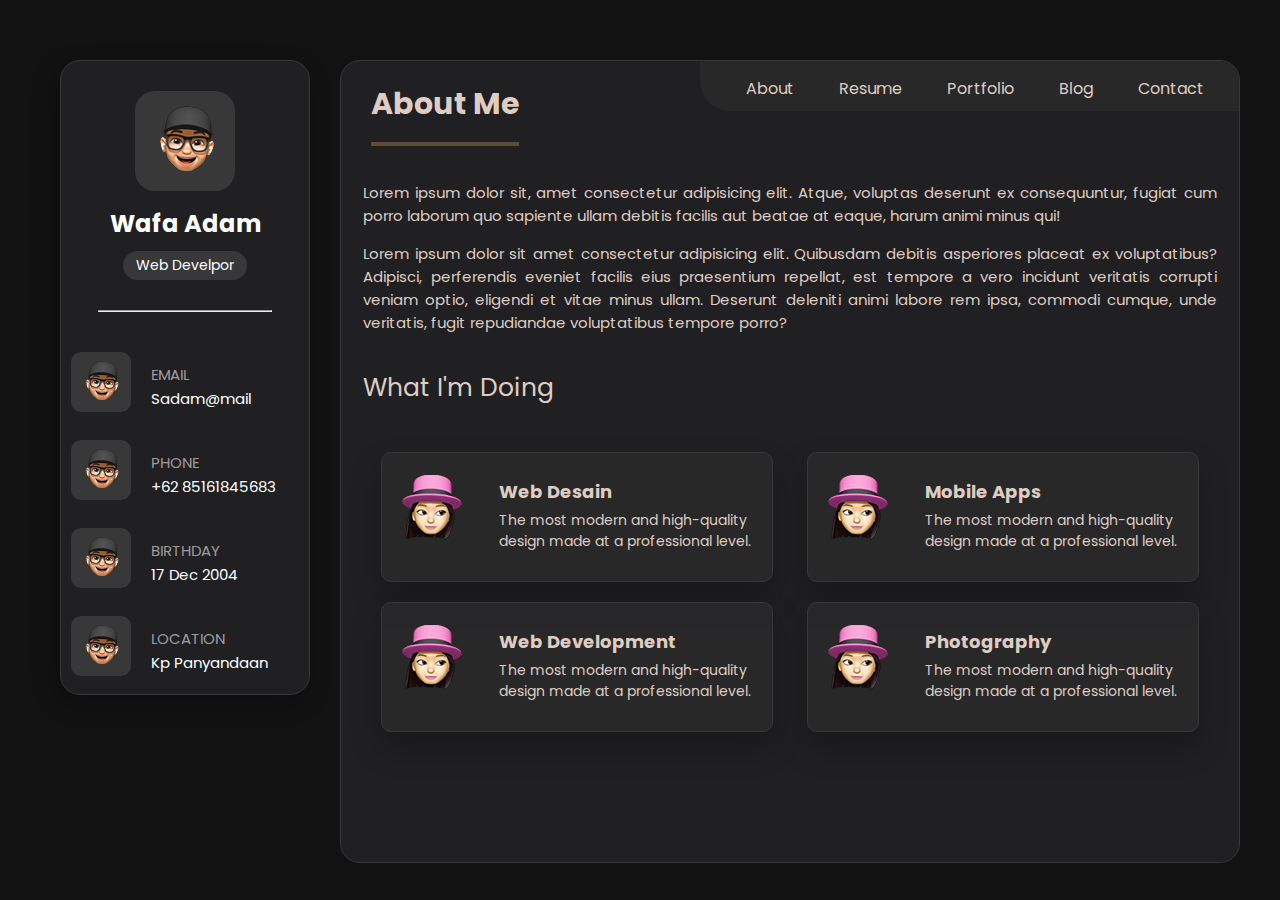
<file: index.html>
<!DOCTYPE html>
<html lang="en">
  <head>
    <meta charset="UTF-8" />
    <meta http-equiv="X-UA-Compatible" content="IE=edge" />
    <meta name="viewport" content="width=device-width, initial-scale=1.0" />
    <!-- Custom css -->
    <link rel="stylesheet" href="assets/css/style.css" />
    <!-- Custom Google Font -->
    <link rel="preconnect" href="https://fonts.googleapis.com" />
    <link rel="preconnect" href="https://fonts.gstatic.com" crossorigin />
    <link
      href="https://fonts.googleapis.com/css2?family=Poppins:wght@200&family=Roboto:ital,wght@1,300&display=swap"
      rel="stylesheet"
    />
    <title>Personal Portfolio</title>
  </head>

  <body>
    <!-- SideBar Start -->
    <aside>
      <section class="sidebar">
        <div class="sidebar-info">
          <div class="sidebar-img">
            <img
              src="assets/images/avatar-1.png"
              alt=""
              width="100%"
              height="100%"
            />
          </div>
          <h2>Wafa Adam</h2>
          <p>Web Develpor</p>
          <hr />
        </div>
        <div class="contact">
          <div class="contact-list">
            <div class="contact-img">
              <img
                src="assets/images/avatar-1.png"
                alt=""
                width="100%"
                height="100%"
              />
            </div>

            <div class="contact-info">
              <span>email</span>
              <p>Sadam@mail</p>
            </div>
          </div>
          <div class="contact-list">
            <div class="contact-img">
              <img
                src="assets/images/avatar-1.png"
                alt=""
                width="100%"
                height="100%"
              />
            </div>

            <div class="contact-info">
              <span>phone</span>
              <p>+62 85161845683</p>
            </div>
          </div>

          <div class="contact-list">
            <div class="contact-img">
              <img
                src="assets/images/avatar-1.png"
                alt=""
                width="100%"
                height="100%"
              />
            </div>

            <div class="contact-info">
              <span>birthday</span>
              <p>17 Dec 2004</p>
            </div>
          </div>
          <div class="contact-list">
            <div class="contact-img">
              <img
                src="assets/images/avatar-1.png"
                alt=""
                width="100%"
                height="100%"
              />
            </div>

            <div class="contact-info">
              <span>location</span>
              <p>Kp Panyandaan</p>
            </div>
          </div>
        </div>
      </section>
    </aside>
    <!-- End Sidebar -->

    <!-- Main Start -->
    <main class="main">
      <!-- Navbar -->
      <div class="title-about">
        <h2>About Me</h2>
      </div>
      <nav>
        <ul>
          <li><a href="index.html">About</a></li>
          <li><a href="resume.html">Resume</a></li>
          <li><a href="portfolio/portfolio.html">Portfolio</a></li>
          <li><a href="">Blog</a></li>
          <li><a href="">Contact</a></li>
        </ul>
      </nav>
      <!-- Navbar End -->

      <!-- About Start -->
      <section class="about">
        <div class="about-text">
          <p>
            Lorem ipsum dolor sit, amet consectetur adipisicing elit. Atque,
            voluptas deserunt ex consequuntur, fugiat cum porro laborum quo
            sapiente ullam debitis facilis aut beatae at eaque, harum animi
            minus qui!
          </p>
          <p>
            Lorem ipsum dolor sit amet consectetur adipisicing elit. Quibusdam
            debitis asperiores placeat ex voluptatibus? Adipisci, perferendis
            eveniet facilis eius praesentium repellat, est tempore a vero
            incidunt veritatis corrupti veniam optio, eligendi et vitae minus
            ullam. Deserunt deleniti animi labore rem ipsa, commodi cumque, unde
            veritatis, fugit repudiandae voluptatibus tempore porro?
          </p>
        </div>
        <div class="about-skill">
          <p>What I'm Doing</p>

          <div class="card">
            <div class="card-skill">
              <div class="skill-img">
                <img src="assets/images/avatar-3.png" alt="" />
              </div>
              <div class="skill-caption">
                <div class="skill-title">
                  <h2>Web Desain</h2>
                </div>
                <div class="skill-text">
                  The most modern and high-quality design made at a professional
                  level.
                </div>
              </div>
            </div>
            <div class="card-skill">
              <div class="skill-img">
                <img src="assets/images/avatar-3.png" alt="" />
              </div>
              <div class="skill-caption">
                <div class="skill-title">
                  <h2>Mobile Apps</h2>
                </div>
                <div class="skill-text">
                  The most modern and high-quality design made at a professional
                  level.
                </div>
              </div>
            </div>
            <div class="card-skill">
              <div class="skill-img">
                <img src="assets/images/avatar-3.png" alt="" />
              </div>
              <div class="skill-caption">
                <div class="skill-title">
                  <h2>Web Development</h2>
                </div>
                <div class="skill-text">
                  The most modern and high-quality design made at a professional
                  level.
                </div>
              </div>
            </div>
            <div class="card-skill">
              <div class="skill-img">
                <img src="assets/images/avatar-3.png" alt="" />
              </div>
              <div class="skill-caption">
                <div class="skill-title">
                  <h2>Photography</h2>
                </div>
                <div class="skill-text">
                  The most modern and high-quality design made at a professional
                  level.
                </div>
              </div>
            </div>
          </div>
        </div>
      </section>
      <!-- About End -->
    </main>
    <!-- Main End -->
  </body>
</html>
</file>
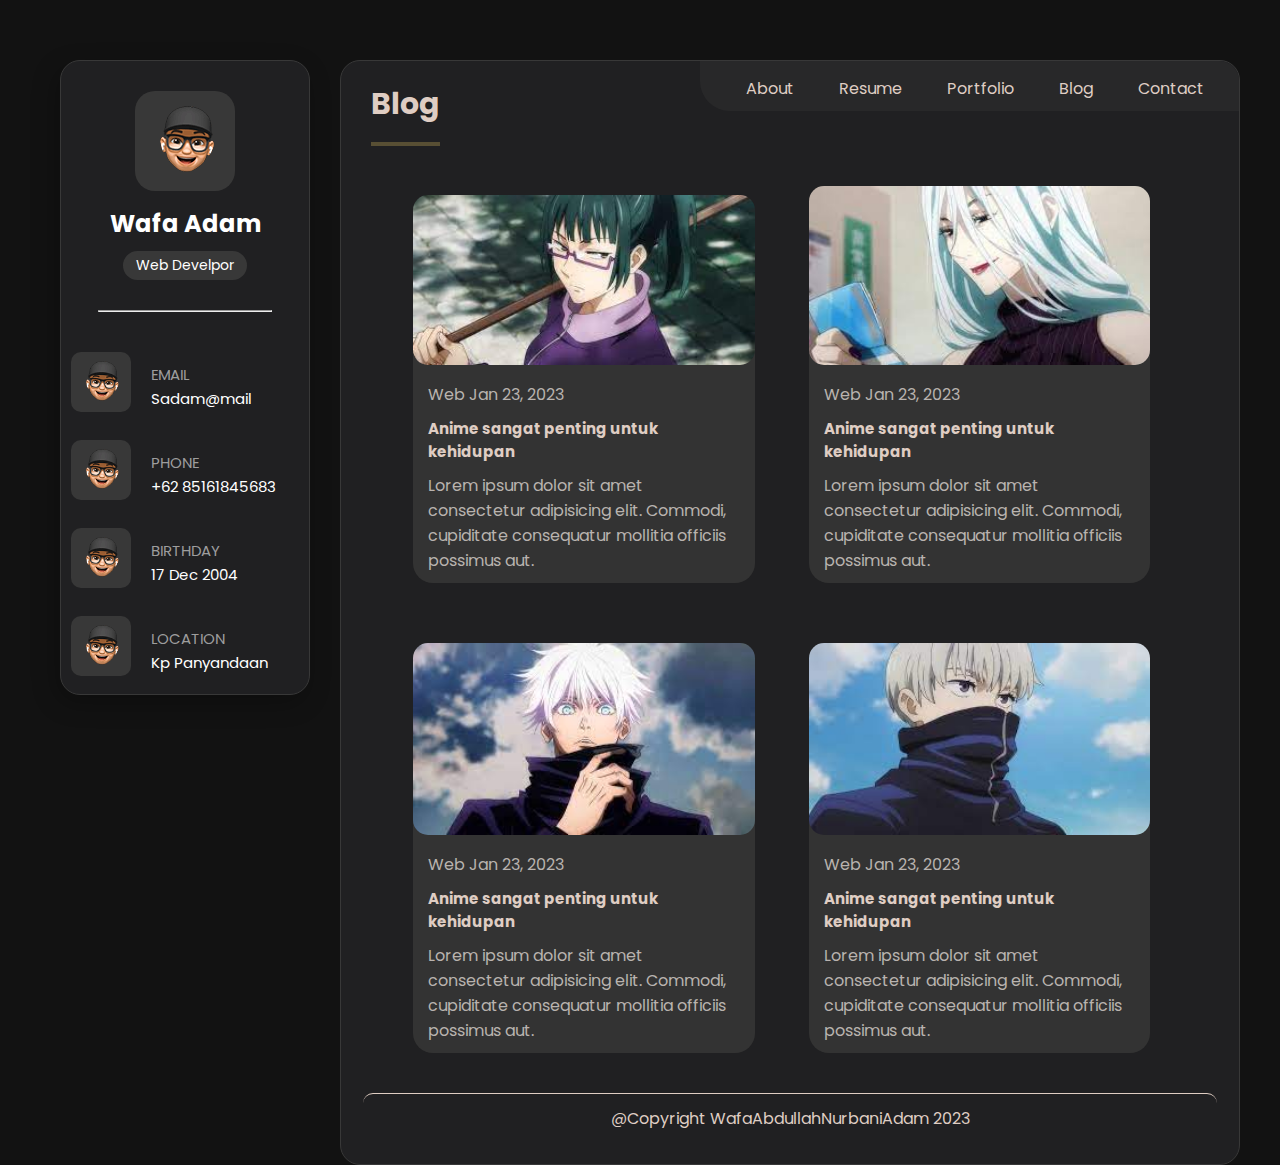
<file: blog.html>
<!DOCTYPE html>
<html lang="en">
  <head>
    <meta charset="UTF-8" />
    <meta http-equiv="X-UA-Compatible" content="IE=edge" />
    <meta name="viewport" content="width=device-width, initial-scale=1.0" />
    <!-- Custom css -->
    <link rel="stylesheet" href="/assets/css/style.css" />
    <!-- Custom Google Font -->
    <link rel="preconnect" href="https://fonts.googleapis.com" />
    <link rel="preconnect" href="https://fonts.gstatic.com" crossorigin />
    <link
      href="https://fonts.googleapis.com/css2?family=Poppins:wght@200&family=Roboto:ital,wght@1,300&display=swap"
      rel="stylesheet"
    />
    <title>MyPortfolio</title>
  </head>

  <body>
    <!-- SideBar Start -->
    <aside>
      <section class="sidebar">
        <div class="sidebar-info">
          <div class="sidebar-img">
            <img
              src="/assets/images/avatar-1.png"
              alt=""
              width="100%"
              height="100%"
            />
          </div>
          <h2>Wafa Adam</h2>
          <p>Web Develpor</p>
          <hr />
        </div>
        <div class="contact">
          <div class="contact-list">
            <div class="contact-img">
              <img
                src="/assets/images/avatar-1.png"
                alt=""
                width="100%"
                height="100%"
              />
            </div>

            <div class="contact-info">
              <span>email</span>
              <p>Sadam@mail</p>
            </div>
          </div>
          <div class="contact-list">
            <div class="contact-img">
              <img
                src="/assets/images/avatar-1.png"
                alt=""
                width="100%"
                height="100%"
              />
            </div>

            <div class="contact-info">
              <span>phone</span>
              <p>+62 85161845683</p>
            </div>
          </div>

          <div class="contact-list">
            <div class="contact-img">
              <img
                src="/assets/images/avatar-1.png"
                alt=""
                width="100%"
                height="100%"
              />
            </div>

            <div class="contact-info">
              <span>birthday</span>
              <p>17 Dec 2004</p>
            </div>
          </div>
          <div class="contact-list">
            <div class="contact-img">
              <img
                src="/assets/images/avatar-1.png"
                alt=""
                width="100%"
                height="100%"
              />
            </div>

            <div class="contact-info">
              <span>location</span>
              <p>Kp Panyandaan</p>
            </div>
          </div>
        </div>
      </section>
    </aside>
    <!-- End Sidebar -->

    <!-- Main Start -->
    <main class="main">
      <!-- Navbar -->
      <div class="title-about">
        <h2>Blog</h2>
      </div>
      <nav>
        <ul>
          <li><a href="/index.html">About</a></li>
          <li><a href="/resume.html">Resume</a></li>
          <li><a href="/portfolio/portfolio.html">Portfolio</a></li>
          <li><a href="blog.html">Blog</a></li>
          <li><a href="contact.html">Contact</a></li>
        </ul>
      </nav>
      <!-- Navbar End -->

      <!-- Resume Start -->
      <section class="blog">
        <div class="blog-content">
            <div class="card-blog">
                <div class="image-blog">
                    <img src="/assets/images/makican.jpeg" alt="" width="100%" height="100%">
                </div>
                <div class="caption-blog">
                    <p>Web Jan 23, 2023</p>
                    <h6>Anime sangat penting untuk kehidupan</h6>
              <p>Lorem ipsum dolor sit amet consectetur adipisicing elit. Commodi, cupiditate consequatur mollitia officiis possimus aut.</p>
                </div>
            </div>
            <div class="card-blog">
                <div class="image-blog">
                    <img src="/assets/images/mei mei.jpeg" alt="" width="100%" height="100%">
                </div>
                <div class="caption-blog">
                    <p>Web Jan 23, 2023</p>
                    <h6>Anime sangat penting untuk kehidupan</h6>
              <p>Lorem ipsum dolor sit amet consectetur adipisicing elit. Commodi, cupiditate consequatur mollitia officiis possimus aut.</p>
                    </div>
            </div>
            <div class="card-blog">
                <div class="image-blog">
                   <a href=""><img src="/assets/images/satoru.jpeg" alt="" width="100%" height="100%"></a> 
                </div>
                <div class="caption-blog">
                    <p>Web Jan 23, 2023</p>
                    <h6>Anime sangat penting untuk kehidupan</h6>
              <p>Lorem ipsum dolor sit amet consectetur adipisicing elit. Commodi, cupiditate consequatur mollitia officiis possimus aut.</p>                   </div>
            </div>
            <div class="card-blog">
                <div class="image-blog">
                    <img src="/assets/images/inumaki.jpeg" alt="" width="100%" height="100%">
                </div>
                <div class="caption-blog">
                    <p>Web Jan 23, 2023</p>
                    <h6>Anime sangat penting untuk kehidupan</h6>
              <p>Lorem ipsum dolor sit amet consectetur adipisicing elit. Commodi, cupiditate consequatur mollitia officiis possimus aut.</p>                  
                  </div>
            </div>

          </div>
         
      </div>
      <!-- About End -->
      <!-- footer -->
      <section class="footer">
        <footer style="margin-bottom: 20px; line-height: 50px;">
          <p
            style="
              text-align: center;
              color: #dfcdc3;
              border-top: 1px solid #dfcdc3;
              border-radius: 10px;
            "
          >
            @Copyright WafaAbdullahNurbaniAdam 2023
          </p>
        </footer>
      </section>
      <!-- End Footer -->
    </main>
    <!-- Main End -->
  </body>
</html>
</file>
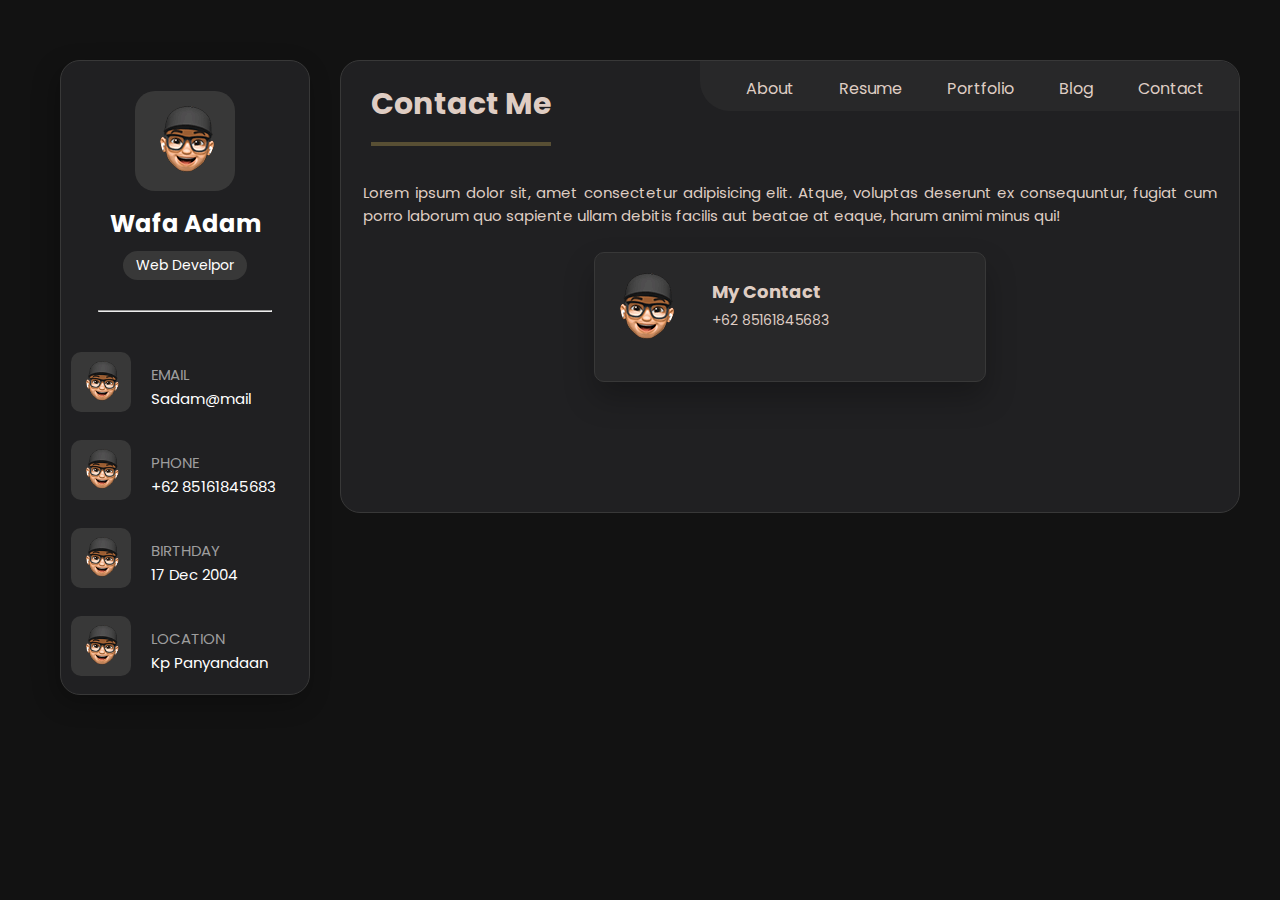
<file: contact.html>
<!DOCTYPE html>
<html lang="en">
  <head>
    <meta charset="UTF-8" />
    <meta http-equiv="X-UA-Compatible" content="IE=edge" />
    <meta name="viewport" content="width=device-width, initial-scale=1.0" />
    <!-- Custom css -->
    <link rel="stylesheet" href="assets/css/style.css" />
    <!-- Custom Google Font -->
    <link rel="preconnect" href="https://fonts.googleapis.com" />
    <link rel="preconnect" href="https://fonts.gstatic.com" crossorigin />
    <link
      href="https://fonts.googleapis.com/css2?family=Poppins:wght@200&family=Roboto:ital,wght@1,300&display=swap"
      rel="stylesheet"
    />
    <title>Personal Portfolio</title>
  </head>

  <body>
    <!-- SideBar Start -->
    <aside>
      <section class="sidebar">
        <div class="sidebar-info">
          <div class="sidebar-img">
            <img
              src="assets/images/avatar-1.png"
              alt=""
              width="100%"
              height="100%"
            />
          </div>
          <h2>Wafa Adam</h2>
          <p>Web Develpor</p>
          <hr />
        </div>
        <div class="contact">
          <div class="contact-list">
            <div class="contact-img">
              <img
                src="assets/images/avatar-1.png"
                alt=""
                width="100%"
                height="100%"
              />
            </div>

            <div class="contact-info">
              <span>email</span>
              <p>Sadam@mail</p>
            </div>
          </div>
          <div class="contact-list">
            <div class="contact-img">
              <img
                src="assets/images/avatar-1.png"
                alt=""
                width="100%"
                height="100%"
              />
            </div>

            <div class="contact-info">
              <span>phone</span>
              <p>+62 85161845683</p>
            </div>
          </div>

          <div class="contact-list">
            <div class="contact-img">
              <img
                src="assets/images/avatar-1.png"
                alt=""
                width="100%"
                height="100%"
              />
            </div>

            <div class="contact-info">
              <span>birthday</span>
              <p>17 Dec 2004</p>
            </div>
          </div>
          <div class="contact-list">
            <div class="contact-img">
              <img
                src="assets/images/avatar-1.png"
                alt=""
                width="100%"
                height="100%"
              />
            </div>

            <div class="contact-info">
              <span>location</span>
              <p>Kp Panyandaan</p>
            </div>
          </div>
        </div>
      </section>
    </aside>
    <!-- End Sidebar -->

    <!-- Main Start -->
    <main class="main">
      <!-- Navbar -->
      <div class="title-about">
        <h2>Contact Me</h2>
      </div>
      <nav>
        <ul>
          <li><a href="index.html">About</a></li>
          <li><a href="resume.html">Resume</a></li>
          <li><a href="portfolio/portfolio.html">Portfolio</a></li>
          <li><a href="blog.html">Blog</a></li>
          <li><a href="contact.html">Contact</a></li>
        </ul>
      </nav>
      <!-- Navbar End -->

      <!-- About Start -->
      <section class="about">
        <div class="about-text">
          <p>
            Lorem ipsum dolor sit, amet consectetur adipisicing elit. Atque,
            voluptas deserunt ex consequuntur, fugiat cum porro laborum quo
            sapiente ullam debitis facilis aut beatae at eaque, harum animi
            minus qui!
          </p>
   
        </div>
        <div class="about-skill">
      

          <div class="card">
            <div class="card-skill">
              <div class="skill-img">
                <img src="assets/images/avatar-1.png" alt="" />
              </div>
              <div class="skill-caption">
                <div class="skill-title">
                  <h2>My Contact</h2>
                </div>
                <div class="skill-text">
                     +62 85161845683
                </div>
              </div>
            </div>
         
            </div>
          </div>
        </div>
      </section>
      <!-- About End -->
    </main>
    <!-- Main End -->
  </body>
</html>
</file>
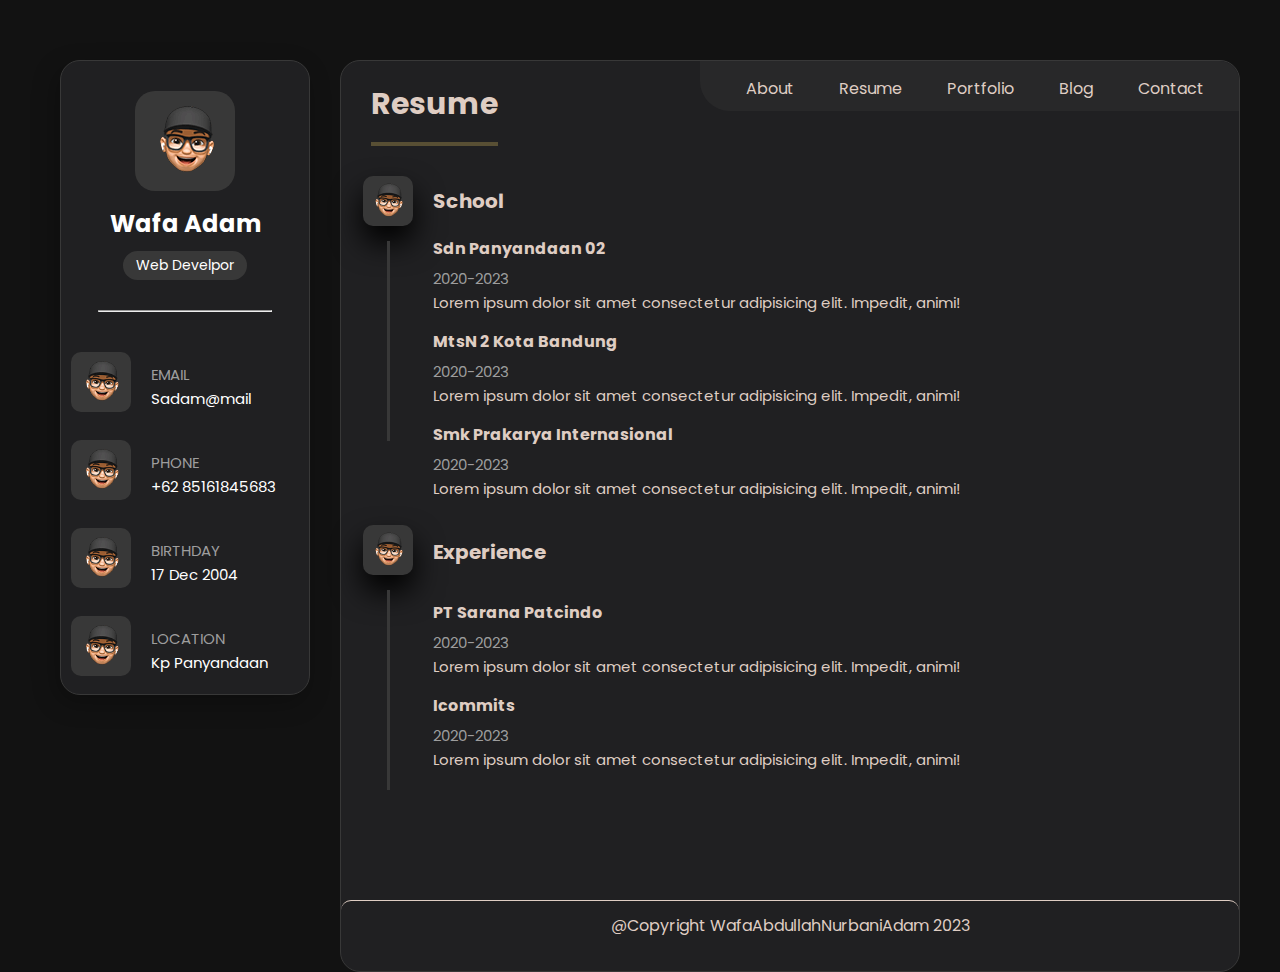
<file: resume.html>
<!DOCTYPE html>
<html lang="en">

<head>
  <meta charset="UTF-8" />
  <meta http-equiv="X-UA-Compatible" content="IE=edge" />
  <meta name="viewport" content="width=device-width, initial-scale=1.0" />
  <!-- Custom css -->
  <link rel="stylesheet" href="assets/css/style.css" />
  <!-- Custom Google Font -->
  <link rel="preconnect" href="https://fonts.googleapis.com" />
  <link rel="preconnect" href="https://fonts.gstatic.com" crossorigin />
  <link href="https://fonts.googleapis.com/css2?family=Poppins:wght@200&family=Roboto:ital,wght@1,300&display=swap"
    rel="stylesheet" />
  <title>MyPortfolio</title>
</head>

<body>
  <!-- SideBar Start -->
  <aside>
    <section class="sidebar">
      <div class="sidebar-info">
        <div class="sidebar-img">
          <img src="assets/images/avatar-1.png" alt="" width="100%" height="100%" />
        </div>
        <h2>Wafa Adam</h2>
        <p>Web Develpor</p>
        <hr />
      </div>
      <div class="contact">


        <div class="contact-list">
          <div class="contact-img">
            <img src="assets/images/avatar-1.png" alt="" width="100%" height="100%" />
          </div>

          <div class="contact-info">
            <span>email</span>
            <p>Sadam@mail</p>
          </div>
        </div>
        <div class="contact-list">
          <div class="contact-img">
            <img src="assets/images/avatar-1.png" alt="" width="100%" height="100%" />
          </div>

          <div class="contact-info">
            <span>phone</span>
            <p>+62 85161845683</p>
          </div>
        </div>

        <div class="contact-list">

          <div class="contact-img">
            <img src="assets/images/avatar-1.png" alt="" width="100%" height="100%" />
          </div>


          <div class="contact-info">
            <span>birthday</span>
            <p>17 Dec 2004</p>
          </div>
        </div>
        <div class="contact-list">

          <div class="contact-img">
            <img src="assets/images/avatar-1.png" alt="" width="100%" height="100%" />
          </div>


          <div class="contact-info">
            <span>location</span>
            <p>Kp Panyandaan </p>
          </div>
        </div>
      </div>
    </section>
  </aside>
  <!-- End Sidebar -->

  <!-- Main Start -->
  <main class="main">
    <!-- Navbar -->
    <div class="title-about">
      <h2>Resume</h2>
    </div>
    <nav>
      <ul>
        <li><a href="index.html">About</a></li>
        <li><a href="resume.html">Resume</a></li>
        <li><a href="/portfolio/portfolio.html">Portfolio</a></li>
        <li><a href="">Blog</a></li>
        <li><a href="">Contact</a></li>
      </ul>
    </nav>
    <!-- Navbar End -->



    <!-- Resume Start -->
    <section class="resume">
      <div class="resume-content">
        <div class="resume-title">
          <div class="resume-img">
            <img src="assets/images/avatar-1.png" alt="" width="100%" height="100%">
          </div>
          <div class="hr">
      </div>
        </div>
        <div class="resume-caption">

          <ul>
            <h2>School</h2>
            <ol>
              <h3>Sdn Panyandaan 02</h3>
            </ol>
            <ol><span>2020-2023</span></ol>
            <ol ><p>Lorem ipsum dolor sit amet consectetur adipisicing elit. Impedit, animi!</p></ol>
  
  
            <ol>
              <h3>MtsN 2 Kota Bandung</h3>
            </ol>
            <ol><span>2020-2023</span></ol>
            <ol ><p>Lorem ipsum dolor sit amet consectetur adipisicing elit. Impedit, animi!</p></ol>
  
  
            <ol>
              <h3>Smk Prakarya Internasional</h3>
            </ol>
            <ol><span>2020-2023</span></ol>
            <ol ><p>Lorem ipsum dolor sit amet consectetur adipisicing elit. Impedit, animi!</p></ol>
          </ul>
        </div>

 
        <div class="resume-title" >
          <div class="resume-img">
            <img src="assets/images/avatar-1.png" alt="" width="100%" height="100%">
          </div>
          <div class="hr"></div>
        </div>
        <div class="resume-caption">

          <ul>
            <h2 style="line-height: 75px;">Experience</h2>
            <ol>
              <h3>PT Sarana Patcindo</h3>
            </ol>
            <ol><span>2020-2023</span></ol>
            <ol ><p>Lorem ipsum dolor sit amet consectetur adipisicing elit. Impedit, animi!</p></ol>
  
  
            <ol>
              <h3>Icommits</h3>
            </ol>
            <ol><span>2020-2023</span></ol>
            <ol ><p>Lorem ipsum dolor sit amet consectetur adipisicing elit. Impedit, animi!</p></ol>
            <ol>
          </ul>
        </div>

      </div>

    </section>
    <!-- About End -->
      <!-- footer -->
<section class="footer">
  <footer style="margin-bottom: 20px; line-height: 50px;">
    <p style="text-align: center; color: #dfcdc3; border-top: 1px solid #dfcdc3; border-radius: 10px; ">@Copyright WafaAbdullahNurbaniAdam 2023</p>
  </footer>
  </section>
    <!-- End Footer -->
  </main>
  <!-- Main End -->


</body>

</html>
</file>
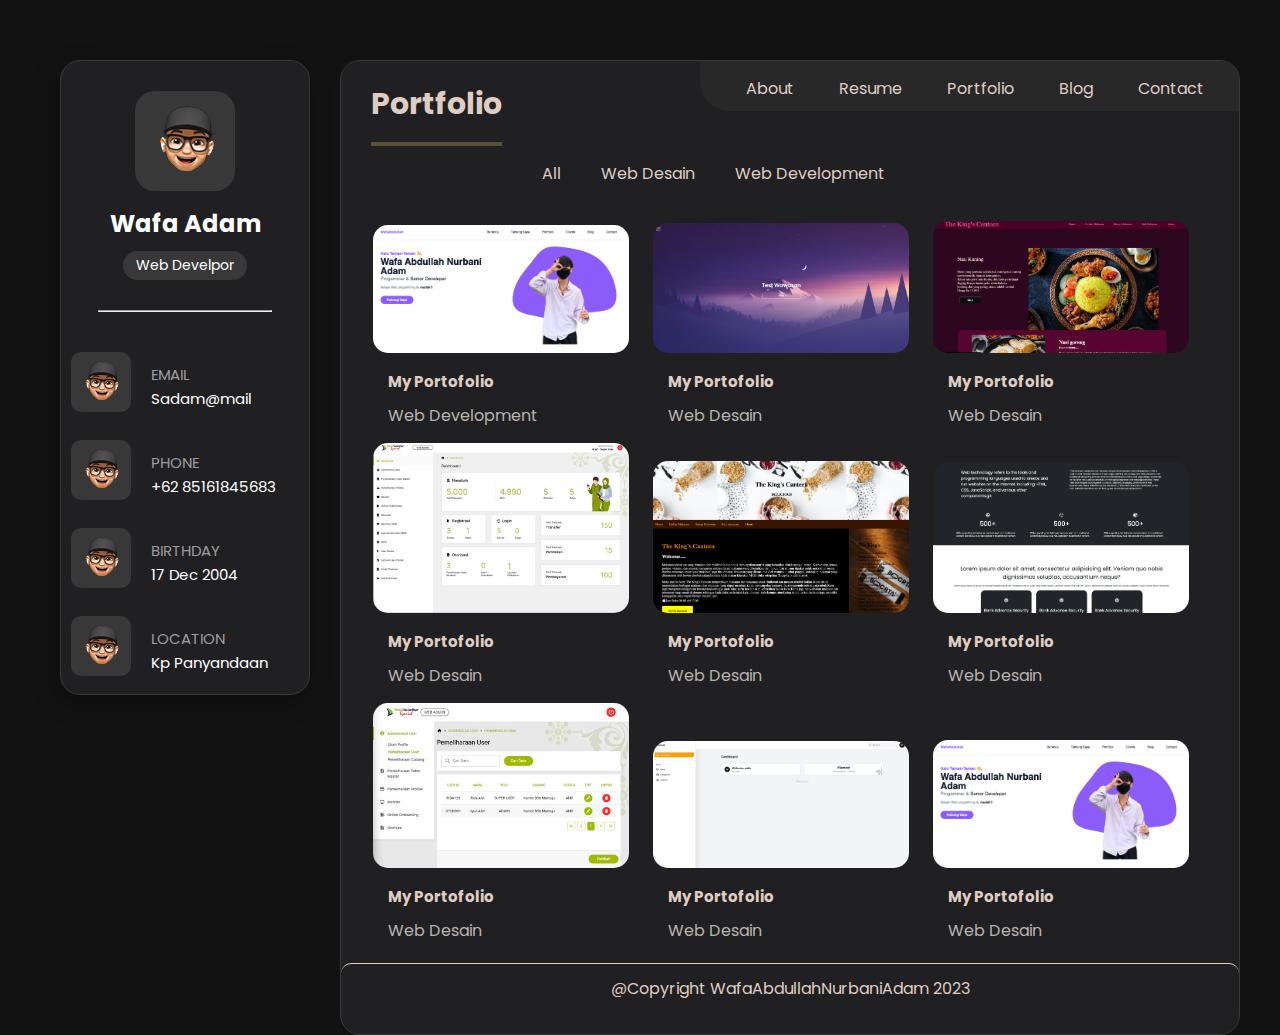
<file: portfolio/portfolio.html>
<!DOCTYPE html>
<html lang="en">

<head>
    <meta charset="UTF-8" />
    <meta http-equiv="X-UA-Compatible" content="IE=edge" />
    <meta name="viewport" content="width=device-width, initial-scale=1.0" />
    <!-- Custom css -->
    <link rel="stylesheet" href="/assets/css/style.css" />
    <!-- Custom Google Font -->
    <link rel="preconnect" href="https://fonts.googleapis.com" />
    <link rel="preconnect" href="https://fonts.gstatic.com" crossorigin />
    <link href="https://fonts.googleapis.com/css2?family=Poppins:wght@200&family=Roboto:ital,wght@1,300&display=swap"
        rel="stylesheet" />
    <title>MyPortfolio</title>
</head>

<body>
    <!-- SideBar Start -->
    <aside>
        <section class="sidebar">
            <div class="sidebar-info">
                <div class="sidebar-img">
                    <img src="/assets/images/avatar-1.png" alt="" width="100%" height="100%" />
                </div>
                <h2>Wafa Adam</h2>
                <p>Web Develpor</p>
                <hr />
            </div>
            <div class="contact">


                <div class="contact-list">
                    <div class="contact-img">
                        <img src="/assets/images/avatar-1.png" alt="" width="100%" height="100%" />
                    </div>

                    <div class="contact-info">
                        <span>email</span>
                        <p>Sadam@mail</p>
                    </div>
                </div>
                <div class="contact-list">
                    <div class="contact-img">
                        <img src="/assets/images/avatar-1.png" alt="" width="100%" height="100%" />
                    </div>

                    <div class="contact-info">
                        <span>phone</span>
                        <p>+62 85161845683</p>
                    </div>
                </div>

                <div class="contact-list">

                    <div class="contact-img">
                        <img src="/assets/images/avatar-1.png" alt="" width="100%" height="100%" />
                    </div>


                    <div class="contact-info">
                        <span>birthday</span>
                        <p>17 Dec 2004</p>
                    </div>
                </div>
                <div class="contact-list">

                    <div class="contact-img">
                        <img src="/assets/images/avatar-1.png" alt="" width="100%" height="100%" />
                    </div>


                    <div class="contact-info">
                        <span>location</span>
                        <p>Kp Panyandaan </p>
                    </div>
                </div>
            </div>
        </section>
    </aside>
    <!-- End Sidebar -->

    <!-- Main Start -->
    <main class="main">
        <!-- Navbar -->
        <div class="title-about">
            <h2>Portfolio</h2>
        </div>
        <nav>
            <ul>
                <li><a href="/index.html">About</a></li>
                <li><a href="/resume.html">Resume</a></li>
                <li><a href="/portfolio/portfolio.html">Portfolio</a></li>
                <li><a href="/blog.html">Blog</a></li>
                <li><a href="/contact.html">Contact</a></li>
            </ul>
        </nav>
        <!-- Navbar End -->

        <!-- Nav For Portoflio -->
        <div class="navbar-portfolio">
            <ul>
                <li><a href="">All</a></li>
                <li><a href="webDesign.html">Web Desain</a></li>
                <li><a href="webDevelop.html">Web Development</a></li>
            </ul>
        </div>
        <!-- End Nav For Portofolio -->

        <!-- Resume Start -->
        <section class="portfolio">
            <div class="portfolio-content">
                <div class="card">
                    <div class="image-portfolio">
                        <img src="/assets/images/project-1.png" alt="" width="100%" height="100%">
                    </div>
                    <div class="caption-portfolio">
                        <h6>My Portofolio</h6>
                        <p>Web Development</p>
                    </div>
                </div>
                <div class="card">
                    <div class="image-portfolio">
                        <img src="/assets/images/project-2.png" alt="" width="100%" height="100%">
                    </div>
                    <div class="caption-portfolio">
                        <h6>My Portofolio</h6>
                        <p>Web Desain</p>        
                        </div>
                </div>
                <div class="card">
                    <div class="image-portfolio">
                       <a href=""><img src="/assets/images/project-5.png" alt="" width="100%" height="100%"></a> 
                    </div>
                    <div class="caption-portfolio">
                        <h6>My Portofolio</h6>
                        <p>Web Desain</p>                            </div>
                </div>
                <div class="card">
                    <div class="image-portfolio">
                        <img src="/assets/images/project-4.jpeg" alt="" width="100%" height="100%">
                    </div>
                    <div class="caption-portfolio">
                        <h6>My Portofolio</h6>
                        <p>Web Desain</p>                            </div>
                </div>
                <div class="card">
                    <div class="image-portfolio">
                        <img src="/assets/images/project-3.png" alt="" width="100%" height="100%">
                    </div>
                    <div class="caption-portfolio">
                        <h6>My Portofolio</h6>
                        <p>Web Desain</p>                            </div>
                </div>
                <div class="card">
                    <div class="image-portfolio">
                        <img src="/assets/images/project-6.png" alt="" width="100%" height="100%">
                    </div>
                    <div class="caption-portfolio">
                        <h6>My Portofolio</h6>
                        <p>Web Desain</p>                            </div>
                </div>
                <div class="card">
                    <div class="image-portfolio">
                        <img src="/assets/images/project-7.jpeg" alt="" width="100%" height="100%">
                    </div>
                    <div class="caption-portfolio">
                        <h6>My Portofolio</h6>
                        <p>Web Desain</p>                            </div>
                </div>
                <div class="card">
                    <div class="image-portfolio">
                        <img src="/assets/images/project-8.jpeg" alt="" width="100%" height="100%">
                    </div>
                    <div class="caption-portfolio">
                        <h6>My Portofolio</h6>
                        <p>Web Desain</p>                            </div>
                </div>
                <div class="card">
                    <div class="image-portfolio">
                        <img src="/assets/images/project-1.png" alt="" width="100%" height="100%">
                    </div>
                    <div class="caption-portfolio">
                        <h6>My Portofolio</h6>
                        <p>Web Desain</p>                            </div>
                </div>

        </section>
        <!-- About End -->
        <!-- footer -->
        <section class="footer">
            <footer style="margin-bottom: 20px; line-height: 50px;">
                <p style="text-align: center; color: #dfcdc3; border-top: 1px solid #dfcdc3; border-radius: 10px; ">
                    @Copyright WafaAbdullahNurbaniAdam 2023</p>
            </footer>
        </section>
        <!-- End Footer -->
    </main>
    <!-- Main End -->


</body>

</html>
</file>
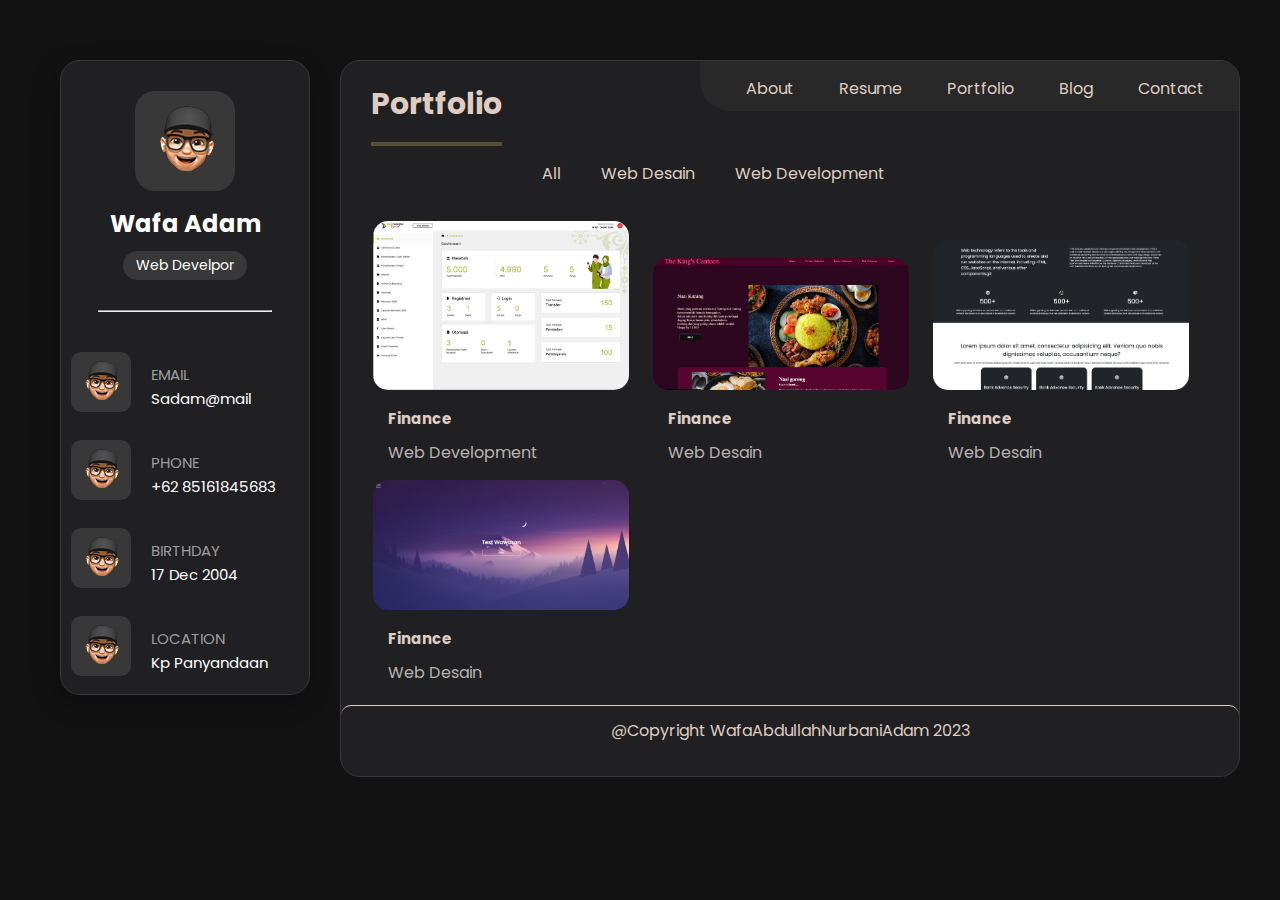
<file: portfolio/webDesign.html>
<!DOCTYPE html>
<html lang="en">

<head>
    <meta charset="UTF-8" />
    <meta http-equiv="X-UA-Compatible" content="IE=edge" />
    <meta name="viewport" content="width=device-width, initial-scale=1.0" />
    <!-- Custom css -->
    <link rel="stylesheet" href="/assets/css/style.css" />
    <!-- Custom Google Font -->
    <link rel="preconnect" href="https://fonts.googleapis.com" />
    <link rel="preconnect" href="https://fonts.gstatic.com" crossorigin />
    <link href="https://fonts.googleapis.com/css2?family=Poppins:wght@200&family=Roboto:ital,wght@1,300&display=swap"
        rel="stylesheet" />
    <title>MyPortfolio</title>
</head>

<body>
    <!-- SideBar Start -->
    <aside>
        <section class="sidebar">
            <div class="sidebar-info">
                <div class="sidebar-img">
                    <img src="/assets/images/avatar-1.png" alt="" width="100%" height="100%" />
                </div>
                <h2>Wafa Adam</h2>
                <p>Web Develpor</p>
                <hr />
            </div>
            <div class="contact">


                <div class="contact-list">
                    <div class="contact-img">
                        <img src="/assets/images/avatar-1.png" alt="" width="100%" height="100%" />
                    </div>

                    <div class="contact-info">
                        <span>email</span>
                        <p>Sadam@mail</p>
                    </div>
                </div>
                <div class="contact-list">
                    <div class="contact-img">
                        <img src="/assets/images/avatar-1.png" alt="" width="100%" height="100%" />
                    </div>

                    <div class="contact-info">
                        <span>phone</span>
                        <p>+62 85161845683</p>
                    </div>
                </div>

                <div class="contact-list">

                    <div class="contact-img">
                        <img src="/assets/images/avatar-1.png" alt="" width="100%" height="100%" />
                    </div>


                    <div class="contact-info">
                        <span>birthday</span>
                        <p>17 Dec 2004</p>
                    </div>
                </div>
                <div class="contact-list">

                    <div class="contact-img">
                        <img src="/assets/images/avatar-1.png" alt="" width="100%" height="100%" />
                    </div>


                    <div class="contact-info">
                        <span>location</span>
                        <p>Kp Panyandaan </p>
                    </div>
                </div>
            </div>
        </section>
    </aside>
    <!-- End Sidebar -->

    <!-- Main Start -->
    <main class="main">
        <!-- Navbar -->
        <div class="title-about">
            <h2>Portfolio</h2>
        </div>
        <nav>
            <ul>
                <li><a href="/index.html">About</a></li>
                <li><a href="/resume.html">Resume</a></li>
                <li><a href="/portfolio/portfolio.html">Portfolio</a></li>
                <li><a href="">Blog</a></li>
                <li><a href="">Contact</a></li>
            </ul>
        </nav>
        <!-- Navbar End -->

        <!-- Nav For Portoflio -->
        <div class="navbar-portfolio">
            <ul>
                <li><a href="portfolio.html">All</a></li>
                <li><a href="webDesign.html">Web Desain</a></li>
                <li><a href="webDevelop.html">Web Development</a></li>
            </ul>
        </div>
        <!-- End Nav For Portofolio -->

        <!-- Resume Start -->
        <section class="portfolio">
            <div class="portfolio-content">
                <div class="card">
                    <div class="image-portfolio">
                        <img src="/assets/images/project-4.jpeg" alt="" width="100%" height="100%">
                    </div>
                    <div class="caption-portfolio">
                        <h6>Finance</h6>
                        <p>Web Development</p>
                    </div>
                </div>
                <div class="card">
                    <div class="image-portfolio">
                        <img src="/assets/images/project-5.png" alt="" width="100%" height="100%">
                    </div>
                    <div class="caption-portfolio">
                        <h6>Finance</h6>
                        <p>Web Desain</p>
                    </div>
                </div>
                <div class="card">
                    <div class="image-portfolio">
                        <a href=""><img src="/assets/images/project-6.png" alt="" width="100%" height="100%"></a>
                    </div>
                    <div class="caption-portfolio">
                        <h6>Finance</h6>
                        <p>Web Desain</p>
                    </div>
                </div>
                <div class="card">
                    <div class="image-portfolio">
                        <img src="/assets/images/project-2.png" alt="" width="100%" height="100%">
                    </div>
                    <div class="caption-portfolio">
                        <h6>Finance</h6>
                        <p>Web Desain</p>
                    </div>
                </div>
              
        </section>
        <!-- About End -->
        <!-- footer -->
        <section class="footer">
            <footer style="margin-bottom: 20px; line-height: 50px;">
                <p style="text-align: center; color: #dfcdc3; border-top: 1px solid #dfcdc3; border-radius: 10px; ">
                    @Copyright WafaAbdullahNurbaniAdam 2023</p>
            </footer>
        </section>
        <!-- End Footer -->
    </main>
    <!-- Main End -->


</body>

</html>
</file>
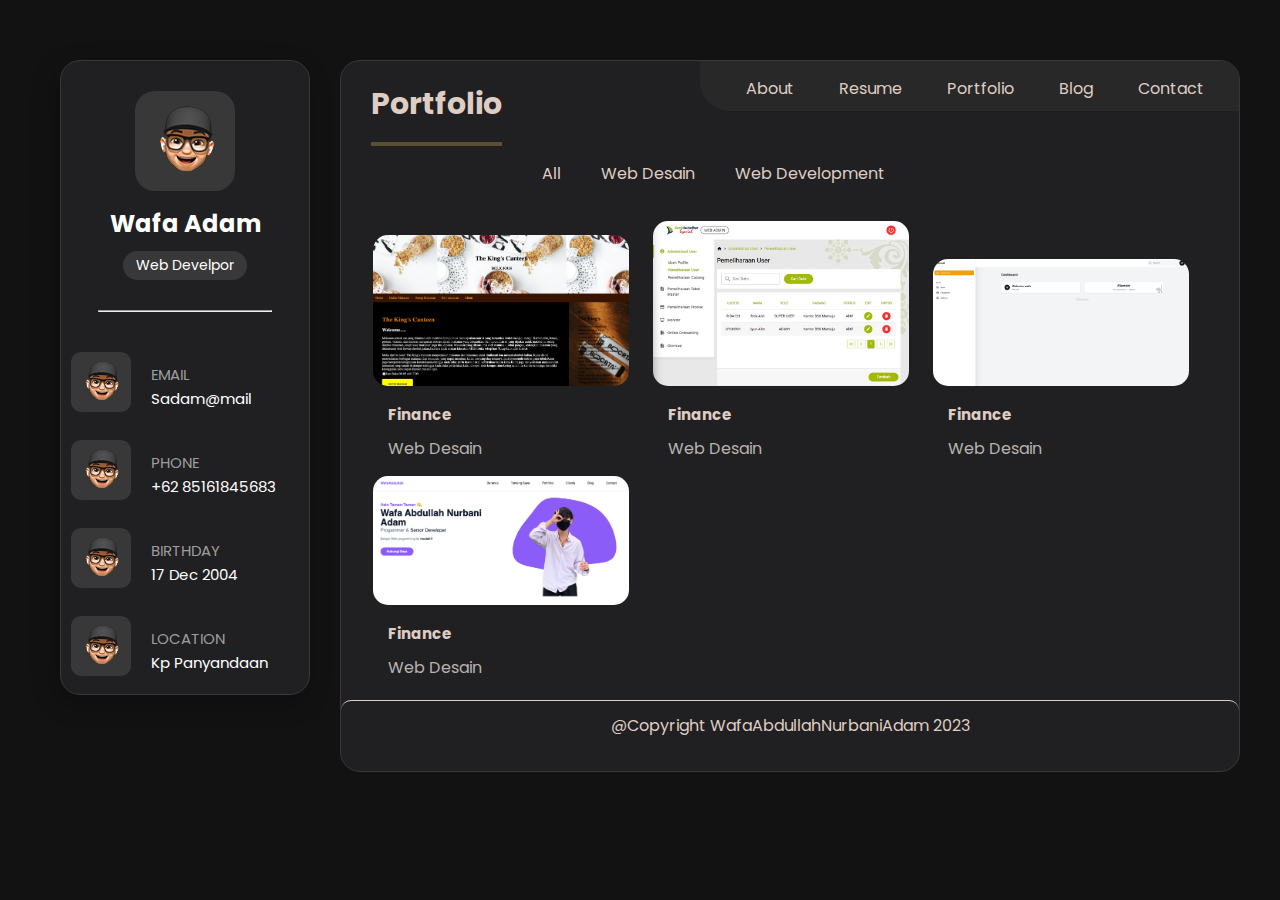
<file: portfolio/webDevelop.html>
<!DOCTYPE html>
<html lang="en">

<head>
    <meta charset="UTF-8" />
    <meta http-equiv="X-UA-Compatible" content="IE=edge" />
    <meta name="viewport" content="width=device-width, initial-scale=1.0" />
    <!-- Custom css -->
    <link rel="stylesheet" href="/assets/css/style.css" />
    <!-- Custom Google Font -->
    <link rel="preconnect" href="https://fonts.googleapis.com" />
    <link rel="preconnect" href="https://fonts.gstatic.com" crossorigin />
    <link href="https://fonts.googleapis.com/css2?family=Poppins:wght@200&family=Roboto:ital,wght@1,300&display=swap"
        rel="stylesheet" />
    <title>MyPortfolio</title>
</head>

<body>
    <!-- SideBar Start -->
    <aside>
        <section class="sidebar">
            <div class="sidebar-info">
                <div class="sidebar-img">
                    <img src="/assets/images/avatar-1.png" alt="" width="100%" height="100%" />
                </div>
                <h2>Wafa Adam</h2>
                <p>Web Develpor</p>
                <hr />
            </div>
            <div class="contact">


                <div class="contact-list">
                    <div class="contact-img">
                        <img src="/assets/images/avatar-1.png" alt="" width="100%" height="100%" />
                    </div>

                    <div class="contact-info">
                        <span>email</span>
                        <p>Sadam@mail</p>
                    </div>
                </div>
                <div class="contact-list">
                    <div class="contact-img">
                        <img src="/assets/images/avatar-1.png" alt="" width="100%" height="100%" />
                    </div>

                    <div class="contact-info">
                        <span>phone</span>
                        <p>+62 85161845683</p>
                    </div>
                </div>

                <div class="contact-list">

                    <div class="contact-img">
                        <img src="/assets/images/avatar-1.png" alt="" width="100%" height="100%" />
                    </div>


                    <div class="contact-info">
                        <span>birthday</span>
                        <p>17 Dec 2004</p>
                    </div>
                </div>
                <div class="contact-list">

                    <div class="contact-img">
                        <img src="/assets/images/avatar-1.png" alt="" width="100%" height="100%" />
                    </div>


                    <div class="contact-info">
                        <span>location</span>
                        <p>Kp Panyandaan </p>
                    </div>
                </div>
            </div>
        </section>
    </aside>
    <!-- End Sidebar -->

    <!-- Main Start -->
    <main class="main">
        <!-- Navbar -->
        <div class="title-about">
            <h2>Portfolio</h2>
        </div>
        <nav>
            <ul>
                <li><a href="/index.html">About</a></li>
                <li><a href="/resume.html">Resume</a></li>
                <li><a href="/portfolio/portfolio.html">Portfolio</a></li>
                <li><a href="">Blog</a></li>
                <li><a href="">Contact</a></li>
            </ul>
        </nav>
        <!-- Navbar End -->

        <!-- Nav For Portoflio -->
        <div class="navbar-portfolio">
            <ul>
                <li><a href="portfolio.html">All</a></li>
                <li><a href="webDesign.html">Web Desain</a></li>
                <li><a href="webDevelop.html">Web Development</a></li>
            </ul>
        </div>
        <!-- End Nav For Portofolio -->

        <!-- Resume Start -->
        <section class="portfolio">
            <div class="portfolio-content">
                <div class="card">
                    <div class="image-portfolio">
                        <img src="/assets/images/project-3.png" alt="" width="100%" height="100%">
                    </div>
                    <div class="caption-portfolio">
                        <h6>Finance</h6>
                        <p>Web Desain</p>                            </div>
                </div>
                <div class="card">
                    <div class="image-portfolio">
                        <img src="/assets/images/project-7.jpeg" alt="" width="100%" height="100%">
                    </div>
                    <div class="caption-portfolio">
                        <h6>Finance</h6>
                        <p>Web Desain</p>                            </div>
                </div>
                <div class="card">
                    <div class="image-portfolio">
                        <img src="/assets/images/project-8.jpeg" alt="" width="100%" height="100%">
                    </div>
                    <div class="caption-portfolio">
                        <h6>Finance</h6>
                        <p>Web Desain</p>                            </div>
                </div>
                <div class="card">
                    <div class="image-portfolio">
                        <img src="/assets/images/project-1.png" alt="" width="100%" height="100%">
                    </div>
                    <div class="caption-portfolio">
                        <h6>Finance</h6>
                        <p>Web Desain</p>                            </div>
                </div>

        </section>
        <!-- About End -->
        <!-- footer -->
        <section class="footer">
            <footer style="margin-bottom: 20px; line-height: 50px;">
                <p style="text-align: center; color: #dfcdc3; border-top: 1px solid #dfcdc3; border-radius: 10px; ">
                    @Copyright WafaAbdullahNurbaniAdam 2023</p>
            </footer>
        </section>
        <!-- End Footer -->
    </main>
    <!-- Main End -->


</body>

</html>
</file>
<file: assets/css/style.css>
@import url("https://fonts.googleapis.com/css2?family=Poppins:wght@200&family=Roboto:ital,wght@1,300&display=swap");

* {
  margin: 0;
  padding: 0;
  box-sizing: border-box;
  font-family: "poppins", sans-serif;
}

body {
  background-color: hsl(0, 0%, 7%);
}

.sidebar {
  width: 250px;
max-height: fit-content;
  border: 1px solid;
  float: left;

  position: relative;
  margin-left: 60px;
  background-color: hsl(240, 2%, 13%);
  border: 1px solid hsl(0, 0%, 22%);
  box-shadow: -4px 8px 24px hsla(0, 0%, 0%, 0.25);
  z-index: 4;
  color: white;
}

.sidebar .sidebar-img {
  width: 100px;
  height: 100px;
  background-color: hsl(0, 0%, 22%);
  border-radius: 20px;
  margin: 30px auto 15px;
}

.sidebar .sidebar-info {}

.sidebar .sidebar-info h2 {
  text-align: center;
  font-size: 24px;
}

.sidebar .sidebar-info p {
  text-align: center;
  margin-top: 7px;
  font-size: 14px;
  border-radius: 40px;
  width: 50%;
  margin: 10px auto;
  padding: 4px;
  background-color: hsl(0, 0%, 22%);
}

.sidebar .sidebar-info hr {
  background-color: hsl(0, 0%, 22%);
  width: 70%;
  margin: 30px auto;
}

.sidebar .contact {
  width: 100%;
}

.sidebar .contact-list {
  display: flex;
}

.sidebar .contact-img {
  border-radius: 10px;
  width: 60px;
  height: 60px;
  margin: 10px 10px 10px 10px;
  background-color: hsl(0, 0%, 22%);
}

.sidebar .contact-info {
  margin: 20px 20px 20px 10px;
}

.sidebar .contact-info span {
  color: hsla(0, 0%, 84%, 0.7);
  font-size: 15px;
  text-transform: uppercase;
  margin-bottom: 4px;
}

.sidebar .contact-info p {
  font-size: 15px;
}

.sidebar,
.main {
  margin-top: 60px;
  border-radius: 20px;
}

.main {
  width: 900px;
  max-height: fit-content;
  float: right;
  margin-right: 40px;
  border: 1px solid blue;
  background-color: hsl(240, 2%, 13%);
  border: 1px solid hsl(0, 0%, 22%);
  box-shadow: 2px hsl(0, 0%, 22%);
}

.main nav {
  border-radius: 0 20px 0 30px;
  float: right;
  width: 60%;
  height: 50px;
  background-color: hsla(240, 1%, 17%, 0.75);
}

.main .title-about h2 {
  float: left;
  color: #dfcdc3;
  margin: 20px 30px;
  font-size: 30px;
  border-bottom: 4px solid hsla(45, 100%, 71%, 0.251);
  padding-bottom: 15px;
}

.main nav ul {
  display: flex;
  float: right;
  margin-right: 20px;
  list-style: none;
  gap: 15px;
}

.main nav ul li {
  padding: 15px;
}

.main nav ul li a {
  text-decoration: none;
  color: #dfcdc3;
  font-weight: 20px;
}

.main nav ul li a:active,
.main nav ul li a:focus,
.main nav ul li a:hover {
  text-decoration: none;
  color: #ffe36f;
  font-weight: 20px;
}

.main .about {
  margin: 120px auto;
  width: 95%;
}

.main .about-skill p {
  float: left;
  color: #dfcdc3;
  font-size: 25px;
  margin: 20px 0 20px 0;
  padding-bottom: 15px;
}
.main .about .about-text{

}
.main .about .about-text p {
  color: #dfcdc3;
  text-align: justify;
  margin-bottom: 15px;
  font-size: 15px;
}

.main .about .card {
  display: flex;
  flex-wrap: wrap;
  width: 100%;
}

.main .about .card .card-skill {
  width: 46%;
  height: 130px;
  border: 1px solid hsl(0, 0%, 22%);
  background-color: hsla(240, 1%, 17%, 0.75);
  margin: 10px auto;
  border-radius: 10px;
  box-shadow: 0 16px 30px hsla(0, 0%, 0%, 0.25);
}

.main .about .card .skill-img {
  width: 40px;
  height: 40px;
  float: left;
  margin-top: 5px;
}

.main .about .card .skill-caption {
  float: right;
  width: 70%;
}

.main .about .card .skill-title {
  color: #dfcdc3;
  text-align: justify;
  margin: 25px 5px 5px 0;
  font-size: 12px;
}

.main .about .card .skill-text {
  color: #dfcdc3;
  font-size: 14px;
}

/* Resume  */
.main .resume {
  /* border: 1px solid salmon; */
  margin: 100px auto;
  width: 95%;

  display: flex;
}

.main .resume-conten ul li {
  display: flex;
}

.main .resume-content .resume-title {
  float: left;
  margin: 10px 0px;
}

.main .resume-content .resume-caption {
  margin: 10px 70px;
  line-height: auto;
}

.main .resume-content .resume-caption h2 {
  color: #dfcdc3;
  font-size: 20px;
  margin-bottom: 10px;
  line-height: 50px;
}

.main .resume-content .resume-caption h3 {
  color: #dfcdc3;
  font-size: 1rem;
  margin-bottom: 5px;
}

.main .resume-content .resume-caption ul span {
  color: hsla(0, 0%, 84%, 0.7);
  font-size: 15px;
}

.main .resume-content .resume-caption ol p {
  color: #dfcdc3;
  font-size: 15px;
  margin-bottom: 15px;
}

.main .resume-img {
  background-color: hsl(0, 0%, 22%);
  width: 50px;
  height: 50px;
  margin-bottom: 15px;
  box-shadow: 0 16px 30px;
  border-radius: 10px;
}

.main .hr {
  background-color: hsl(0, 0%, 22%);
  width: 3px;
  height: 200px;
  margin: auto;
}

/* Portfolio Section */
.main .portfolio {
  /* border: 1px solid salmon; */
  margin: 20px auto;
  width: 95%;

}

.main .navbar-portfolio {
  margin-top: 100px;
}

.main .navbar-portfolio ul {
  display: flex;
  gap: 20px;
  list-style: none;
}

.main .navbar-portfolio ul li a {
  text-decoration: none;
  color: #dfcdc3;
  padding: 10px;
  transition: all;
  transition-duration: 800ms;
}

.main .navbar-portfolio ul li a:hover {
  border-bottom: 1px solid #ffe36f;
}

.main .portfolio .card {
  width: 30%;
  height: 100px;
  /* border: 1px solid salmon; */
  display: inline-block;
  margin: 15px 10px;
  border-radius: 20px;
}

.main .portfolio .card .image-portfolio img {
  border-radius: 15px;
}


.main .portfolio .card .caption-portfolio h6 {
  color: #dfcdc3;
  font-size: 15px;
  margin: 10px 15px;
}

.main .portfolio .card .caption-portfolio p {
  margin: 10px 15px;
  color: #b9b3af;
}


/* BLog Section */
.main .blog {
  /* border: 1px solid salmon; */
  margin: 20px auto ;
    width: 95%;
max-height: fit-content;

}
.main .blog-content{


display: inline-block;
}

.main .blog .blog-content .card-blog {
  width: 40%;
max-height: fit-content;
  border-radius: 20px;
  margin-top: 20px ;
  margin-left: 50px;
display: inline-block;
margin-bottom: 40px;
background-color:hsl(0, 0%, 20%);
}

.main .blog .card-blog .image-blog  img  {
  border-radius: 15px;
  width: 100%;

}


.main .blog .card-blog .caption-blog h6 {
  color: #dfcdc3;
  font-size: 15px;
  margin: 10px 15px;
}

.main .blog .card-blog .caption-blog p {
  margin: 10px 15px;
  color: #b9b3af;
}
</file>
